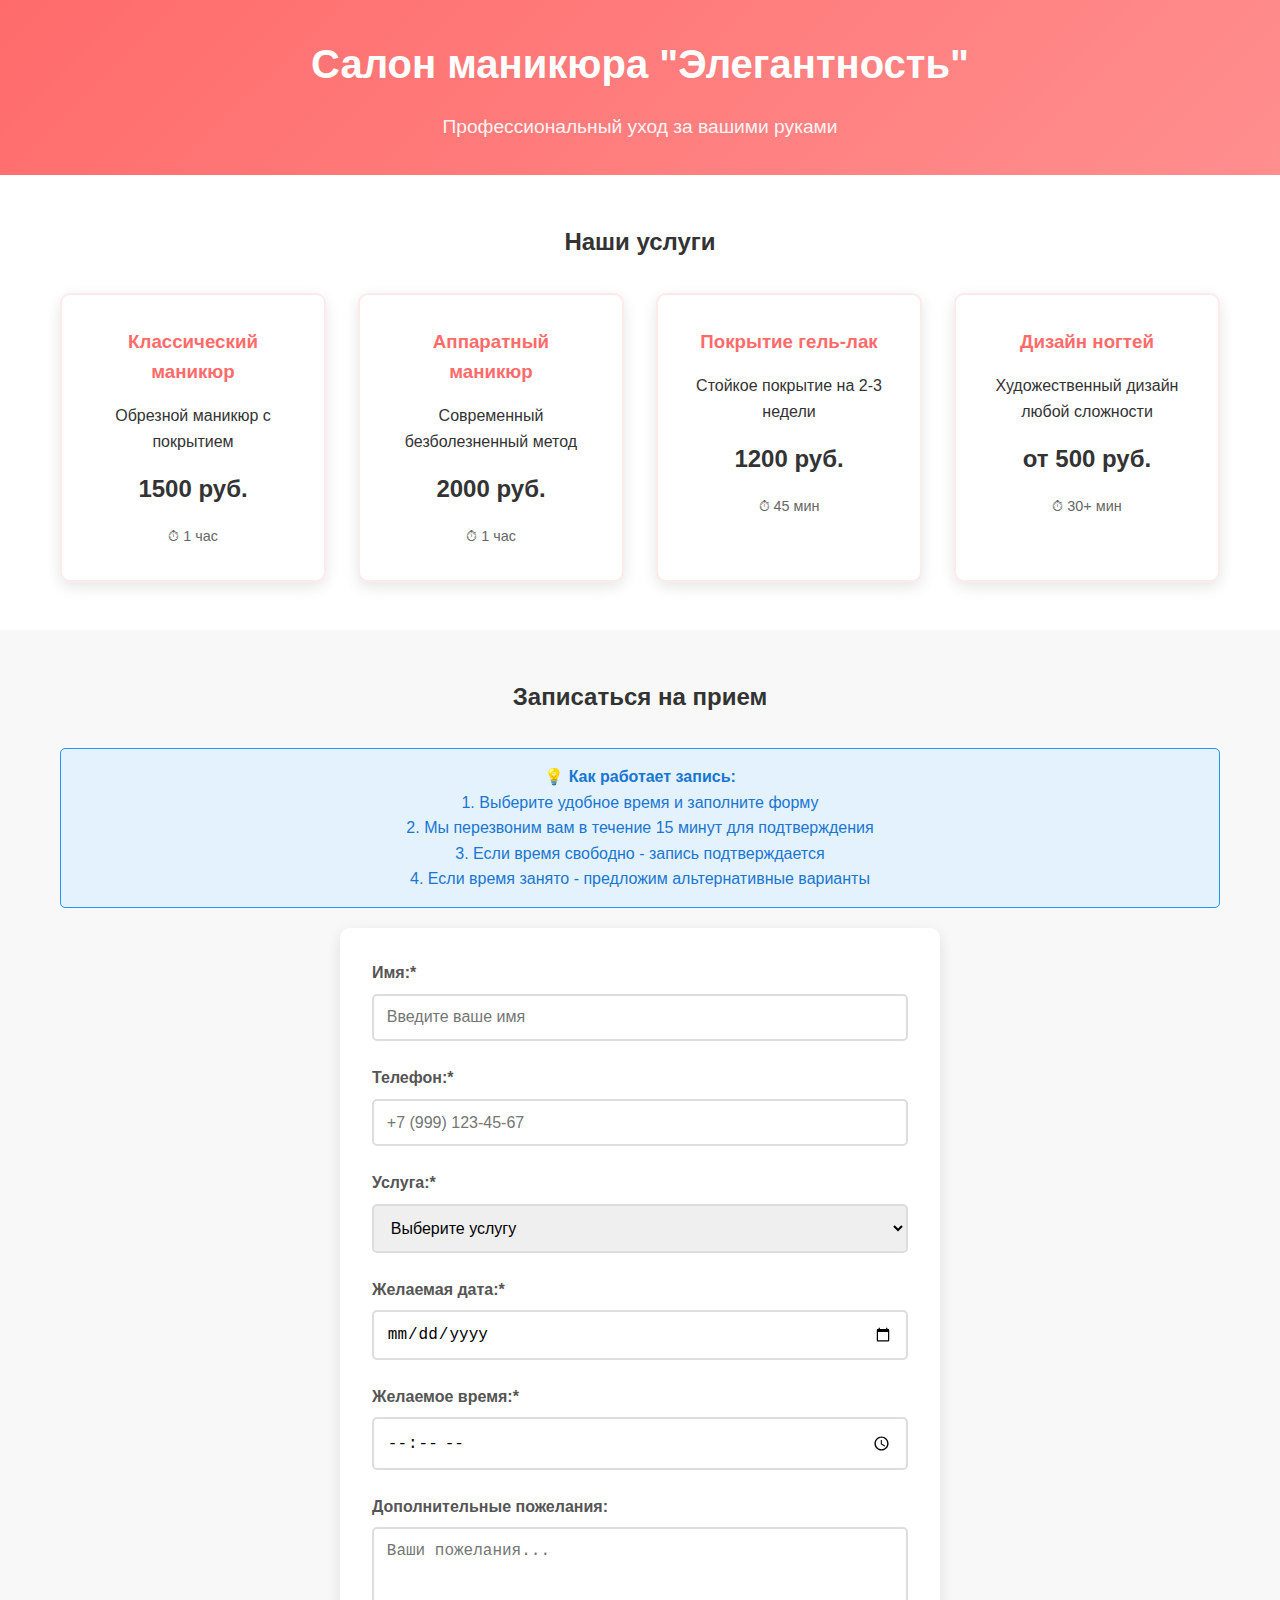
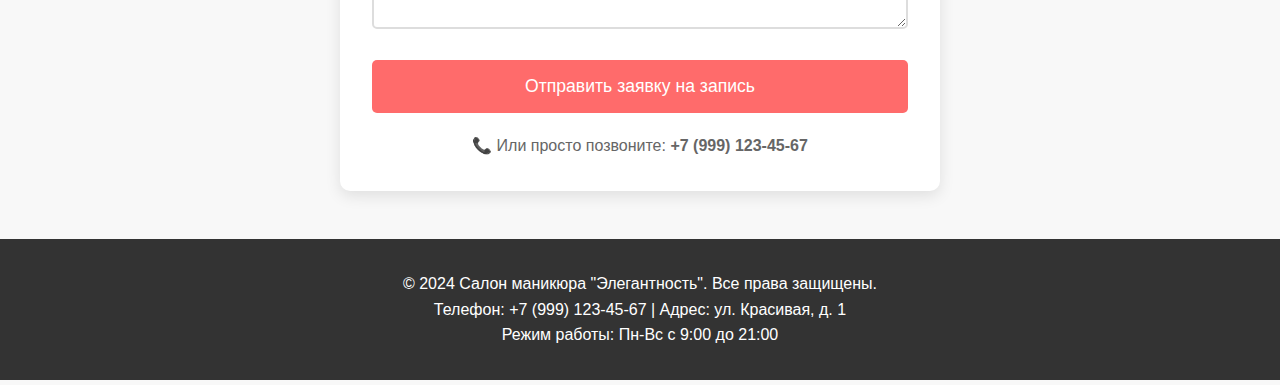
<file: index.html>
<!DOCTYPE html>
<html lang="ru">
<head>
    <meta charset="UTF-8">
    <meta name="viewport" content="width=device-width, initial-scale=1.0">
    <title>Салон маникюра "Элегантность"</title>
    <style>
        * {
            margin: 0;
            padding: 0;
            box-sizing: border-box;
        }

        body {
            font-family: 'Arial', sans-serif;
            line-height: 1.6;
            background-color: #f8f8f8;
            color: #333;
        }

        .container {
            max-width: 1200px;
            margin: 0 auto;
            padding: 0 20px;
        }

        header {
            background: linear-gradient(135deg, #ff6b6b, #ff8e8e);
            color: white;
            padding: 2rem 0;
            text-align: center;
        }

        .hero h1 {
            font-size: 2.5rem;
            margin-bottom: 1rem;
        }

        .hero p {
            font-size: 1.2rem;
            opacity: 0.9;
        }

        .services {
            padding: 3rem 0;
            background: white;
        }

        .services-grid {
            display: grid;
            grid-template-columns: repeat(auto-fit, minmax(250px, 1fr));
            gap: 2rem;
            margin-top: 2rem;
        }

        .service-card {
            background: #fff;
            padding: 2rem;
            border-radius: 10px;
            box-shadow: 0 5px 15px rgba(0,0,0,0.1);
            text-align: center;
            transition: transform 0.3s ease;
            border: 2px solid #ffeaea;
        }

        .service-card:hover {
            transform: translateY(-5px);
        }

        .service-card h3 {
            color: #ff6b6b;
            margin-bottom: 1rem;
        }

        .price {
            font-size: 1.5rem;
            font-weight: bold;
            color: #333;
            margin: 1rem 0;
        }

        .duration {
            color: #666;
            font-size: 0.9em;
        }

        .booking-form {
            padding: 3rem 0;
            background: #f8f8f8;
        }

        .form-container {
            max-width: 600px;
            margin: 0 auto;
            background: white;
            padding: 2rem;
            border-radius: 10px;
            box-shadow: 0 5px 15px rgba(0,0,0,0.1);
        }

        .form-group {
            margin-bottom: 1.5rem;
        }

        label {
            display: block;
            margin-bottom: 0.5rem;
            font-weight: bold;
            color: #555;
        }

        input, select, textarea {
            width: 100%;
            padding: 0.8rem;
            border: 2px solid #ddd;
            border-radius: 5px;
            font-size: 1rem;
        }

        input:focus, select:focus, textarea:focus {
            outline: none;
            border-color: #ff6b6b;
        }

        button {
            background: #ff6b6b;
            color: white;
            padding: 1rem 2rem;
            border: none;
            border-radius: 5px;
            font-size: 1.1rem;
            cursor: pointer;
            width: 100%;
            transition: background 0.3s ease;
        }

        button:hover {
            background: #ff5252;
        }

        .info-message {
            background: #e3f2fd;
            border: 1px solid #2196F3;
            color: #1976d2;
            padding: 15px;
            border-radius: 5px;
            margin: 20px 0;
            text-align: center;
        }

        footer {
            background: #333;
            color: white;
            text-align: center;
            padding: 2rem 0;
        }

        @media (max-width: 768px) {
            .hero h1 {
                font-size: 2rem;
            }
            
            .services-grid {
                grid-template-columns: 1fr;
            }
            
            .form-container {
                padding: 1.5rem;
                margin: 0 10px;
            }
        }
    </style>
</head>
<body>
    <header>
        <div class="container">
            <div class="hero">
                <h1>Салон маникюра "Элегантность"</h1>
                <p>Профессиональный уход за вашими руками</p>
            </div>
        </div>
    </header>

    <section class="services">
        <div class="container">
            <h2 style="text-align: center; margin-bottom: 2rem;">Наши услуги</h2>
            <div class="services-grid">
                <div class="service-card">
                    <h3>Классический маникюр</h3>
                    <p>Обрезной маникюр с покрытием</p>
                    <div class="price">1500 руб.</div>
                    <div class="duration">⏱ 1 час</div>
                </div>
                <div class="service-card">
                    <h3>Аппаратный маникюр</h3>
                    <p>Современный безболезненный метод</p>
                    <div class="price">2000 руб.</div>
                    <div class="duration">⏱ 1 час</div>
                </div>
                <div class="service-card">
                    <h3>Покрытие гель-лак</h3>
                    <p>Стойкое покрытие на 2-3 недели</p>
                    <div class="price">1200 руб.</div>
                    <div class="duration">⏱ 45 мин</div>
                </div>
                <div class="service-card">
                    <h3>Дизайн ногтей</h3>
                    <p>Художественный дизайн любой сложности</p>
                    <div class="price">от 500 руб.</div>
                    <div class="duration">⏱ 30+ мин</div>
                </div>
            </div>
        </div>
    </section>

    <section class="booking-form">
        <div class="container">
            <h2 style="text-align: center; margin-bottom: 2rem;">Записаться на прием</h2>
            
            <div class="info-message">
                💡 <strong>Как работает запись:</strong><br>
                1. Выберите удобное время и заполните форму<br>
                2. Мы перезвоним вам в течение 15 минут для подтверждения<br>
                3. Если время свободно - запись подтверждается<br>
                4. Если время занято - предложим альтернативные варианты
            </div>

            <div class="form-container">
                <!-- ЗАМЕНИТЕ НА СВОЮ ССЫЛКУ GOOGLE FORMS -->
                <form action="https://docs.google.com/forms/d/e/1FAIpQLSesbFfI0nfVd2FwPE_sPGNAsgqcJpFTFXfMT2vD0ifCR-wWGQ/viewform?usp=dialog" 
                      method="POST" target="_blank" id="bookingForm">
                    
                    <div class="form-group">
                        <label for="name">Имя:*</label>
                        <input type="text" id="name" name="entry.298579691" required placeholder="Введите ваше имя">
                    </div>
                    
                    <div class="form-group">
                        <label for="phone">Телефон:*</label>
                        <input type="tel" id="phone" name="entry.910967851" required placeholder="+7 (999) 123-45-67">
                    </div>
                    
                    <div class="form-group">
                        <label for="service">Услуга:*</label>
                        <select id="service" name="entry.1182037657" required>
                            <option value="">Выберите услугу</option>
                            <option value="Классический маникюр">Классический маникюр - 1500 руб. (1 час)</option>
                            <option value="Аппаратный маникюр">Аппаратный маникюр - 2000 руб. (1 час)</option>
                            <option value="Покрытие гель-лак">Покрытие гель-лак - 1200 руб. (45 мин)</option>
                            <option value="Дизайн ногтей">Дизайн ногтей - от 500 руб. (30+ мин)</option>
                        </select>
                    </div>
                    
                    <div class="form-group">
                        <label for="date">Желаемая дата:*</label>
                        <input type="date" id="date" name="entry.1015408862" required>
                    </div>
                    
                    <div class="form-group">
                        <label for="time">Желаемое время:*</label>
                        <input type="time" id="time" name="entry.1172112741" required min="09:00" max="21:00">
                    </div>
                    
                    <div class="form-group">
                        <label for="notes">Дополнительные пожелания:</label>
                        <textarea id="notes" name="entry.444444444" rows="4" placeholder="Ваши пожелания..."></textarea>
                    </div>
                    
                    <button type="submit">Отправить заявку на запись</button>
                </form>
                
                <div style="text-align: center; margin-top: 20px; color: #666;">
                    <p>📞 Или просто позвоните: <strong>+7 (999) 123-45-67</strong></p>
                </div>
            </div>
        </div>
    </section>

    <footer>
        <div class="container">
            <p>© 2024 Салон маникюра "Элегантность". Все права защищены.</p>
            <p>Телефон: +7 (999) 123-45-67 | Адрес: ул. Красивая, д. 1</p>
            <p>Режим работы: Пн-Вс с 9:00 до 21:00</p>
        </div>
    </footer>

    <script>
        // Установка минимальной даты как сегодняшней
        document.addEventListener('DOMContentLoaded', function() {
            const today = new Date().toISOString().split('T')[0];
            document.getElementById('date').min = today;
            
            // Если сегодня воскресенье, пропускаем его
            const todayDate = new Date();
            if (todayDate.getDay() === 0) {
                todayDate.setDate(todayDate.getDate() + 1);
                document.getElementById('date').min = todayDate.toISOString().split('T')[0];
            }
        });

        // Простая валидация телефона
        document.getElementById('bookingForm').addEventListener('submit', function(e) {
            const phone = document.getElementById('phone').value;
            if (!isValidPhone(phone)) {
                e.preventDefault();
                alert('Пожалуйста, введите корректный номер телефона');
                return;
            }
            
            // Показываем сообщение об успехе
            setTimeout(() => {
                alert('✅ Заявка отправлена! Мы перезвоним вам в течение 15 минут для подтверждения записи.');
            }, 1000);
        });

        function isValidPhone(phone) {
            const phoneRegex = /^[\+]?[78][-\s]?\(?\d{3}\)?[-\s]?\d{3}[-\s]?\d{2}[-\s]?\d{2}$/;
            return phoneRegex.test(phone.replace(/\s/g, ''));
        }
    </script>
</body>
</html>
</file>
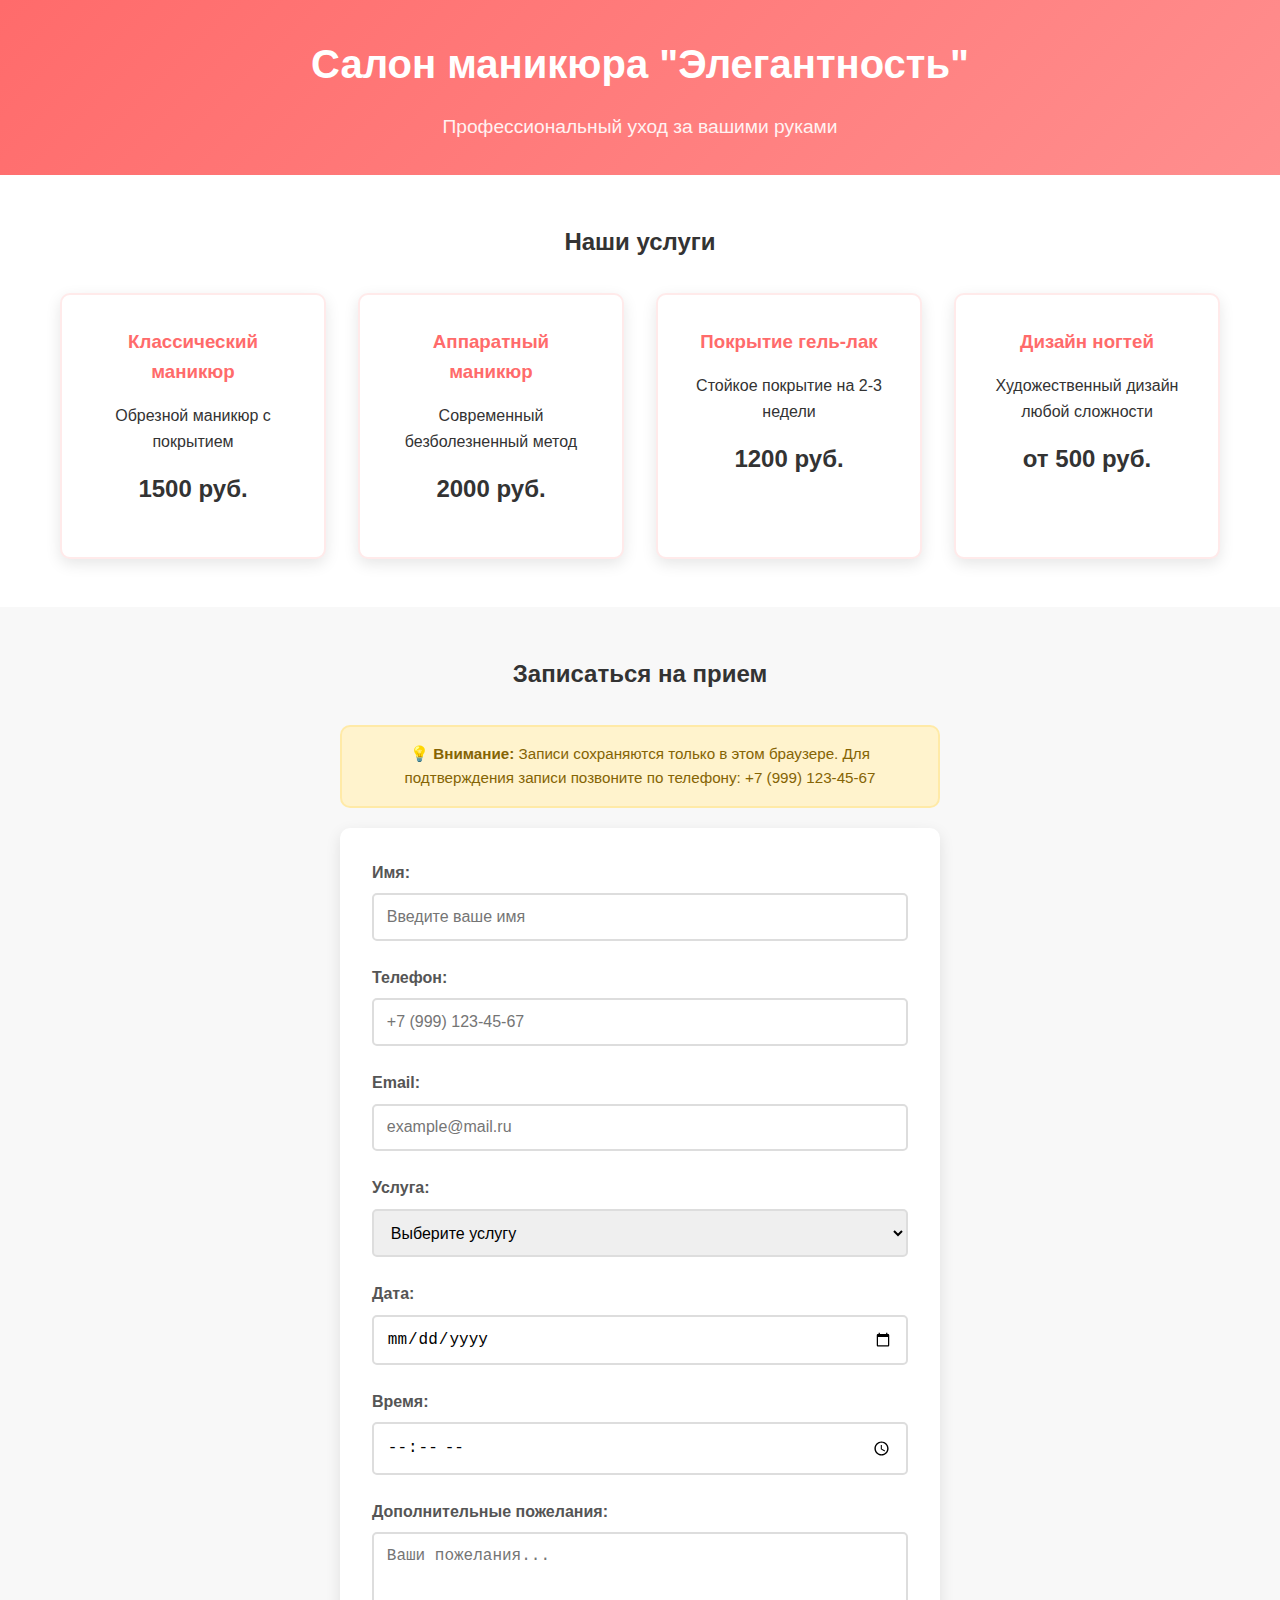
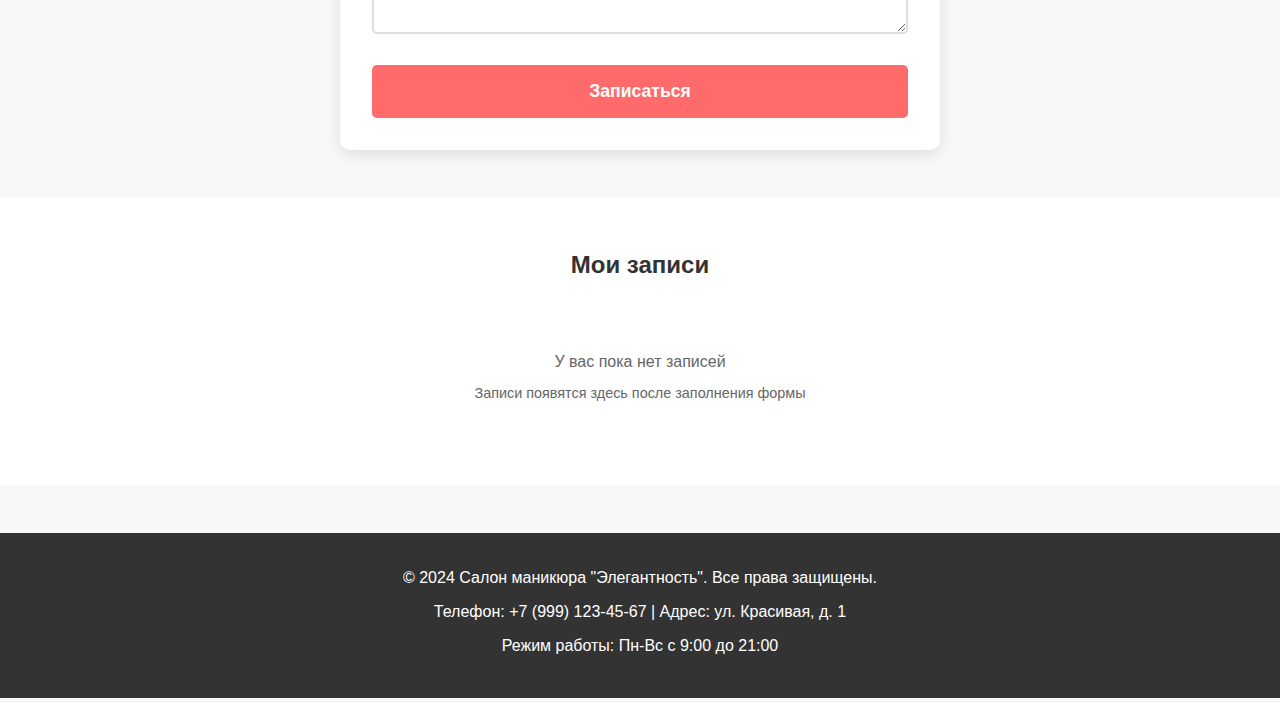
<file: manicure-site/index.html>
<!DOCTYPE html>
<html lang="ru">
<head>
    <meta charset="UTF-8">
    <meta name="viewport" content="width=device-width, initial-scale=1.0">
    <title>Салон маникюра "Элегантность"</title>
    <link rel="stylesheet" href="style.css">
    <meta name="description" content="Запись на маникюр в салоне Элегантность. Профессиональный уход за вашими руками">
    <meta name="keywords" content="маникюр, запись, ногти, салон красоты">
</head>
<body>
    <header>
        <div class="container">
            <div class="hero">
                <h1>Салон маникюра "Элегантность"</h1>
                <p>Профессиональный уход за вашими руками</p>
            </div>
        </div>
    </header>

    <section class="services">
        <div class="container">
            <h2 style="text-align: center; margin-bottom: 2rem;">Наши услуги</h2>
            <div class="services-grid">
                <div class="service-card">
                    <h3>Классический маникюр</h3>
                    <p>Обрезной маникюр с покрытием</p>
                    <div class="price">1500 руб.</div>
                </div>
                <div class="service-card">
                    <h3>Аппаратный маникюр</h3>
                    <p>Современный безболезненный метод</p>
                    <div class="price">2000 руб.</div>
                </div>
                <div class="service-card">
                    <h3>Покрытие гель-лак</h3>
                    <p>Стойкое покрытие на 2-3 недели</p>
                    <div class="price">1200 руб.</div>
                </div>
                <div class="service-card">
                    <h3>Дизайн ногтей</h3>
                    <p>Художественный дизайн любой сложности</p>
                    <div class="price">от 500 руб.</div>
                </div>
            </div>
        </div>
    </section>

    <section class="booking-form">
        <div class="container">
            <h2 style="text-align: center; margin-bottom: 2rem;">Записаться на прием</h2>
            <div class="local-storage-warning">
                💡 <strong>Внимание:</strong> Записи сохраняются только в этом браузере. 
                Для подтверждения записи позвоните по телефону: +7 (999) 123-45-67
            </div>
            <div class="form-container">
                <form id="bookingForm">
                    <div class="form-group">
                        <label for="name">Имя:</label>
                        <input type="text" id="name" name="name" required placeholder="Введите ваше имя">
                    </div>
                    
                    <div class="form-group">
                        <label for="phone">Телефон:</label>
                        <input type="tel" id="phone" name="phone" required placeholder="+7 (999) 123-45-67">
                    </div>
                    
                    <div class="form-group">
                        <label for="email">Email:</label>
                        <input type="email" id="email" name="email" placeholder="example@mail.ru">
                    </div>
                    
                    <div class="form-group">
                        <label for="service">Услуга:</label>
                        <select id="service" name="service" required>
                            <option value="">Выберите услугу</option>
                            <option value="classic">Классический маникюр - 1500 руб.</option>
                            <option value="apparatus">Аппаратный маникюр - 2000 руб.</option>
                            <option value="gel">Покрытие гель-лак - 1200 руб.</option>
                            <option value="design">Дизайн ногтей - от 500 руб.</option>
                        </select>
                    </div>
                    
                    <div class="form-group">
                        <label for="date">Дата:</label>
                        <input type="date" id="date" name="date" required>
                    </div>
                    
                    <div class="form-group">
                        <label for="time">Время:</label>
                        <input type="time" id="time" name="time" required>
                    </div>
                    
                    <div class="form-group">
                        <label for="notes">Дополнительные пожелания:</label>
                        <textarea id="notes" name="notes" rows="4" placeholder="Ваши пожелания..."></textarea>
                    </div>
                    
                    <button type="submit">Записаться</button>
                </form>
            </div>
        </div>
    </section>

    <section class="appointments">
        <div class="container">
            <h2 style="text-align: center; margin-bottom: 2rem;">Мои записи</h2>
            <div id="appointmentsList">
                <!-- Записи будут отображаться здесь -->
            </div>
        </div>
    </section>

    <footer>
        <div class="container">
            <p>© 2024 Салон маникюра "Элегантность". Все права защищены.</p>
            <p>Телефон: +7 (999) 123-45-67 | Адрес: ул. Красивая, д. 1</p>
            <p>Режим работы: Пн-Вс с 9:00 до 21:00</p>
        </div>
    </footer>

    <script src="script.js"></script>
</body>
</html>
</file>
<file: manicure-site/style.css>
* {
    margin: 0;
    padding: 0;
    box-sizing: border-box;
}

body {
    font-family: 'Arial', sans-serif;
    line-height: 1.6;
    background-color: #f8f8f8;
    color: #333;
}

.container {
    max-width: 1200px;
    margin: 0 auto;
    padding: 0 20px;
}

header {
    background: linear-gradient(135deg, #ff6b6b, #ff8e8e);
    color: white;
    padding: 2rem 0;
    text-align: center;
}

.hero h1 {
    font-size: 2.5rem;
    margin-bottom: 1rem;
}

.hero p {
    font-size: 1.2rem;
    opacity: 0.9;
}

.services {
    padding: 3rem 0;
    background: white;
}

.services-grid {
    display: grid;
    grid-template-columns: repeat(auto-fit, minmax(250px, 1fr));
    gap: 2rem;
    margin-top: 2rem;
}

.service-card {
    background: #fff;
    padding: 2rem;
    border-radius: 10px;
    box-shadow: 0 5px 15px rgba(0,0,0,0.1);
    text-align: center;
    transition: transform 0.3s ease;
    border: 2px solid #ffeaea;
}

.service-card:hover {
    transform: translateY(-5px);
    box-shadow: 0 10px 25px rgba(255,107,107,0.2);
}

.service-card h3 {
    color: #ff6b6b;
    margin-bottom: 1rem;
}

.price {
    font-size: 1.5rem;
    font-weight: bold;
    color: #333;
    margin: 1rem 0;
}

.booking-form {
    padding: 3rem 0;
    background: #f8f8f8;
}

.local-storage-warning {
    background: #fff3cd;
    border: 2px solid #ffeaa7;
    padding: 15px;
    margin: 20px auto;
    border-radius: 10px;
    color: #856404;
    max-width: 600px;
    text-align: center;
    font-size: 0.95rem;
}

.form-container {
    max-width: 600px;
    margin: 0 auto;
    background: white;
    padding: 2rem;
    border-radius: 10px;
    box-shadow: 0 5px 15px rgba(0,0,0,0.1);
}

.form-group {
    margin-bottom: 1.5rem;
}

label {
    display: block;
    margin-bottom: 0.5rem;
    font-weight: bold;
    color: #555;
}

input, select, textarea {
    width: 100%;
    padding: 0.8rem;
    border: 2px solid #ddd;
    border-radius: 5px;
    font-size: 1rem;
    transition: border-color 0.3s ease;
}

input:focus, select:focus, textarea:focus {
    outline: none;
    border-color: #ff6b6b;
    box-shadow: 0 0 0 3px rgba(255,107,107,0.1);
}

button {
    background: #ff6b6b;
    color: white;
    padding: 1rem 2rem;
    border: none;
    border-radius: 5px;
    font-size: 1.1rem;
    cursor: pointer;
    width: 100%;
    transition: background 0.3s ease;
    font-weight: bold;
}

button:hover {
    background: #ff5252;
    transform: translateY(-2px);
    box-shadow: 0 5px 15px rgba(255,107,107,0.3);
}

.appointments {
    padding: 3rem 0;
    background: white;
}

#appointmentsList {
    margin-top: 2rem;
}

.appointment-item {
    background: #f8f8f8;
    padding: 1.5rem;
    margin-bottom: 1rem;
    border-radius: 10px;
    border-left: 4px solid #ff6b6b;
    box-shadow: 0 3px 10px rgba(0,0,0,0.1);
}

.appointment-item h3 {
    color: #ff6b6b;
    margin-bottom: 0.5rem;
}

.appointment-item p {
    margin-bottom: 0.3rem;
}

.delete-btn {
    background: #dc3545;
    color: white;
    border: none;
    padding: 0.5rem 1rem;
    border-radius: 5px;
    cursor: pointer;
    margin-top: 10px;
    width: auto;
    font-size: 0.9rem;
}

.delete-btn:hover {
    background: #c82333;
    transform: none;
    box-shadow: 0 3px 10px rgba(220,53,69,0.3);
}

footer {
    background: #333;
    color: white;
    text-align: center;
    padding: 2rem 0;
    margin-top: 3rem;
}

footer p {
    margin-bottom: 0.5rem;
}

@media (max-width: 768px) {
    .hero h1 {
        font-size: 2rem;
    }
    
    .services-grid {
        grid-template-columns: 1fr;
    }
    
    .form-container {
        padding: 1.5rem;
        margin: 0 10px;
    }
    
    .local-storage-warning {
        margin: 20px 10px;
        font-size: 0.9rem;
    }
}
</file>
